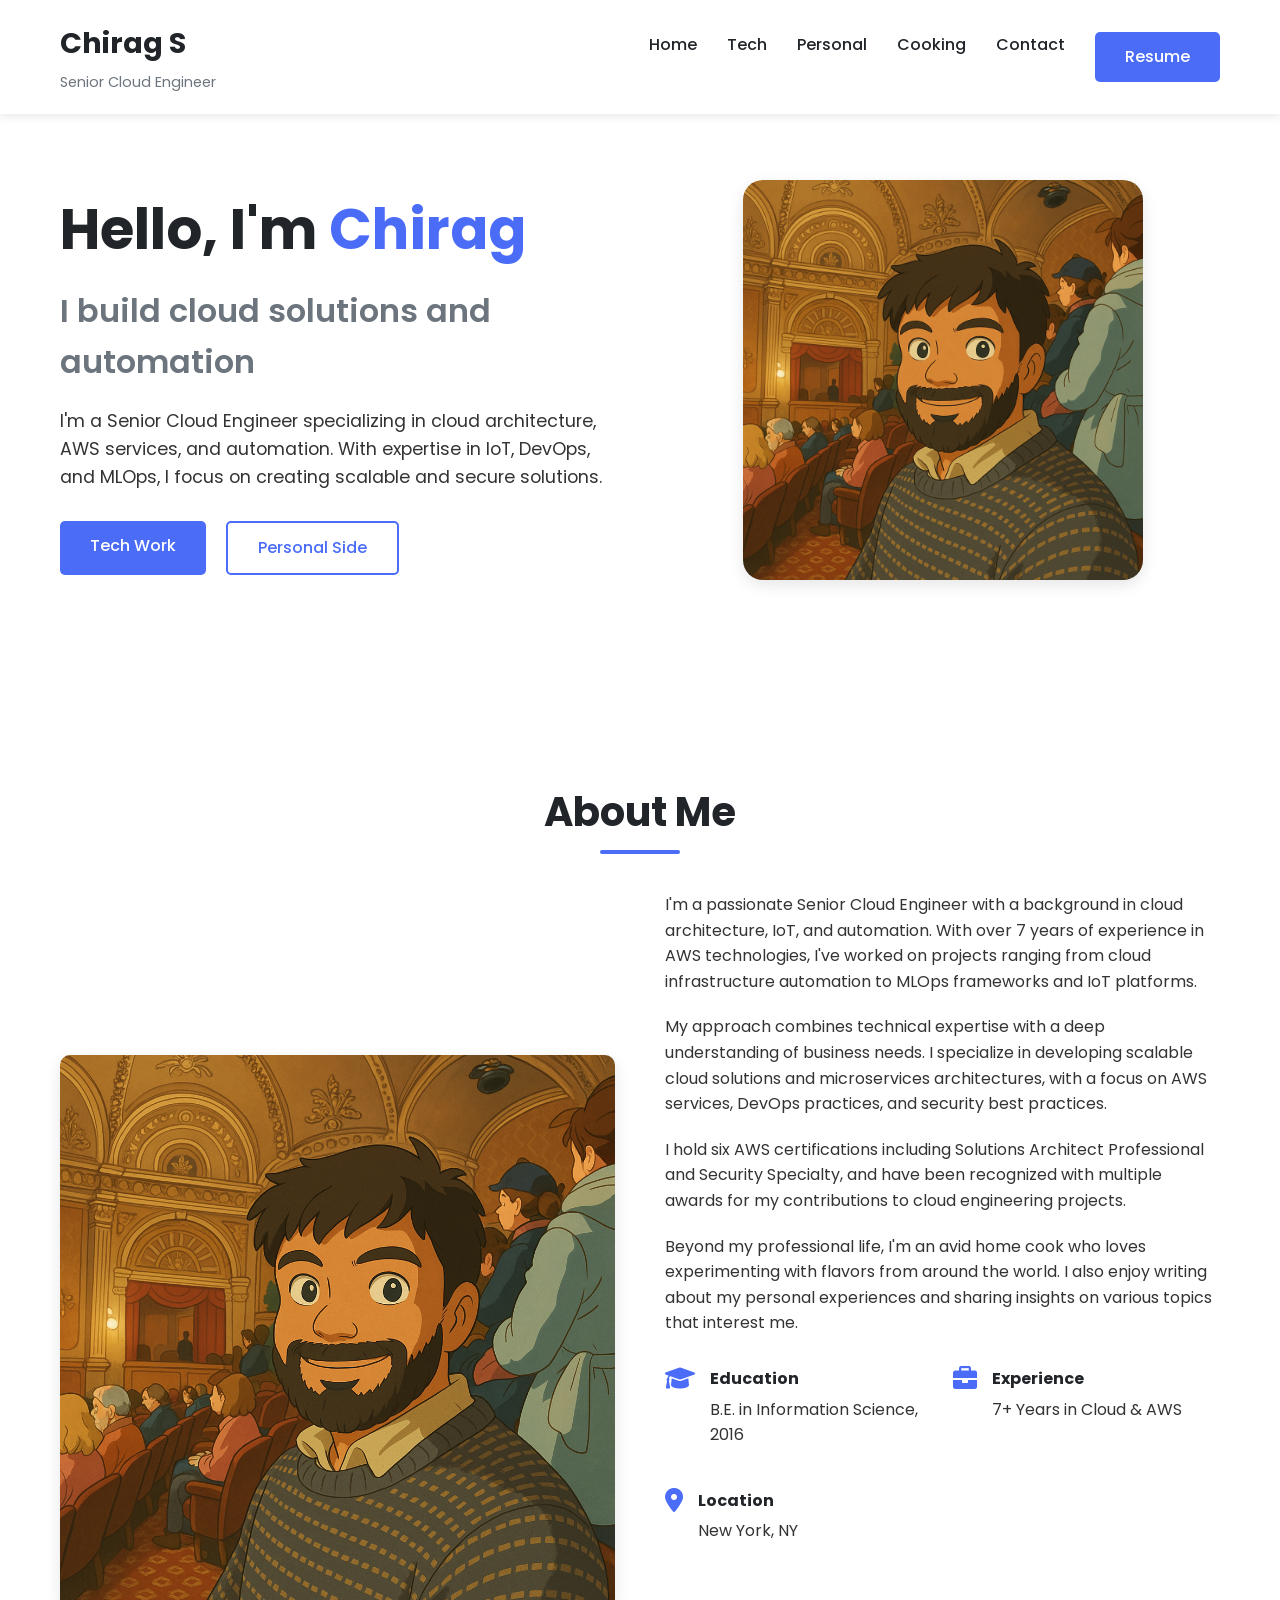
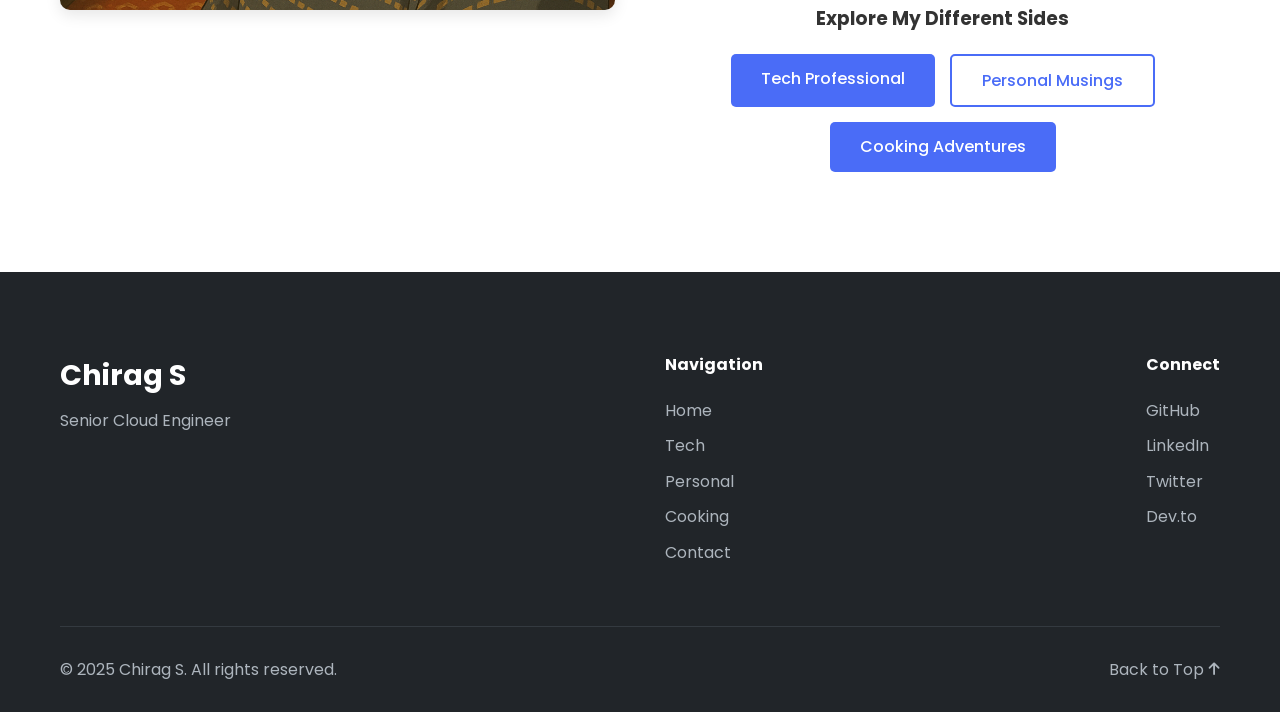
<file: index.html>
<!DOCTYPE html>
<html lang="en">
<head>
    <meta charset="UTF-8">
    <meta name="viewport" content="width=device-width, initial-scale=1.0">
    <title>Chirag S | Personal Website</title>
    <link rel="stylesheet" href="css/style.css">
    <link rel="stylesheet" href="https://cdnjs.cloudflare.com/ajax/libs/font-awesome/6.0.0/css/all.min.css">
    <link rel="preconnect" href="https://fonts.googleapis.com">
    <link rel="preconnect" href="https://fonts.gstatic.com" crossorigin>
    <link href="https://fonts.googleapis.com/css2?family=Poppins:wght@300;400;500;600;700&display=swap" rel="stylesheet">
</head>
<body>
    <!-- Header -->
    <header id="header">
        <div class="container">
            <div class="logo">
                <h1>Chirag S</h1>
                <p class="tagline">Senior Cloud Engineer</p>
            </div>
            <nav>
                <ul>
                    <li><a href="index.html">Home</a></li>
                    <li><a href="tech.html">Tech</a></li>
                    <li><a href="personal.html">Personal</a></li>
                    <li><a href="cooking.html">Cooking</a></li>
                    <li><a href="contact.html">Contact</a></li>
                    <li><a href="resume.pdf" class="btn" target="_blank">Resume</a></li>
                </ul>
                <div class="hamburger">
                    <span></span>
                    <span></span>
                    <span></span>
                </div>
            </nav>
        </div>
    </header>

    <!-- Hero Section -->
    <section id="hero">
        <div class="container">
            <div class="hero-content">
                <div class="hero-text">
                    <h1>Hello, I'm <span>Chirag</span></h1>
                    <h2>I build cloud solutions and automation</h2>
                    <p>I'm a Senior Cloud Engineer specializing in cloud architecture, AWS services, and automation. With expertise in IoT, DevOps, and MLOps, I focus on creating scalable and secure solutions.</p>
                    <div class="cta-buttons">
                        <a href="tech.html" class="btn primary">Tech Work</a>
                        <a href="personal.html" class="btn secondary">Personal Side</a>
                    </div>
                </div>
                <div class="hero-image">
                    <img src="images/randomCartoonThatisMe.png" alt="Chirag S">
                </div>
            </div>
        </div>
    </section>

    <!-- About Section -->
    <section id="about">
        <div class="container">
            <h2 class="section-title">About Me</h2>
            <div class="about-content">
                <div class="about-image">
                    <img src="images/randomCartoonThatisMe.png" alt="Chirag S working">
                </div>
                <div class="about-text">
                    <p>I'm a passionate Senior Cloud Engineer with a background in cloud architecture, IoT, and automation. With over 7 years of experience in AWS technologies, I've worked on projects ranging from cloud infrastructure automation to MLOps frameworks and IoT platforms.</p>
                    <p>My approach combines technical expertise with a deep understanding of business needs. I specialize in developing scalable cloud solutions and microservices architectures, with a focus on AWS services, DevOps practices, and security best practices.</p>
                    <p>I hold six AWS certifications including Solutions Architect Professional and Security Specialty, and have been recognized with multiple awards for my contributions to cloud engineering projects.</p>
                    <p>Beyond my professional life, I'm an avid home cook who loves experimenting with flavors from around the world. I also enjoy writing about my personal experiences and sharing insights on various topics that interest me.</p>
                    <div class="about-details">
                        <div class="detail">
                            <i class="fas fa-graduation-cap"></i>
                            <div>
                                <h4>Education</h4>
                                <p>B.E. in Information Science, 2016</p>
                            </div>
                        </div>
                        <div class="detail">
                            <i class="fas fa-briefcase"></i>
                            <div>
                                <h4>Experience</h4>
                                <p>7+ Years in Cloud & AWS</p>
                            </div>
                        </div>
                        <div class="detail">
                            <i class="fas fa-map-marker-alt"></i>
                            <div>
                                <h4>Location</h4>
                                <p>New York, NY</p>
                            </div>
                        </div>
                    </div>
                    <div class="persona-links">
                        <h3>Explore My Different Sides</h3>
                        <div class="persona-buttons">
                            <a href="tech.html" class="btn">Tech Professional</a>
                            <a href="personal.html" class="btn secondary">Personal Musings</a>
                            <a href="cooking.html" class="btn">Cooking Adventures</a>
                        </div>
                    </div>
                </div>
            </div>
        </div>
    </section>

    <!-- Footer -->
    <footer>
        <div class="container">
            <div class="footer-content">
                <div class="footer-logo">
                    <h3>Chirag S</h3>
                    <p>Senior Cloud Engineer</p>
                </div>
                
                <div class="footer-links">
                    <div class="footer-nav">
                        <h4>Navigation</h4>
                        <ul>
                            <li><a href="index.html">Home</a></li>
                            <li><a href="tech.html">Tech</a></li>
                            <li><a href="personal.html">Personal</a></li>
                            <li><a href="cooking.html">Cooking</a></li>
                            <li><a href="contact.html">Contact</a></li>
                        </ul>
                    </div>
                    
                    <div class="footer-social">
                        <h4>Connect</h4>
                        <ul>
                            <li><a href="#" target="_blank">GitHub</a></li>
                            <li><a href="#" target="_blank">LinkedIn</a></li>
                            <li><a href="#" target="_blank">Twitter</a></li>
                            <li><a href="#" target="_blank">Dev.to</a></li>
                        </ul>
                    </div>
                </div>
            </div>
            
            <div class="footer-bottom">
                <p>&copy; 2025 Chirag S. All rights reserved.</p>
                <a href="#header" class="back-to-top">Back to Top <i class="fas fa-arrow-up"></i></a>
            </div>
        </div>
    </footer>

    <script src="js/script.js"></script>
</body>
</html>
</file>
<file: css/style.css>
/* Base Styles */
:root {
    --primary-color: #4a6cf7;
    --secondary-color: #6c757d;
    --accent-color: #f72585;
    --tech-color: #4a6cf7;
    --personal-color: #f72585;
    --cooking-color: #38b000;
    --contact-color: #ff9e00;
    --light-color: #f8f9fa;
    --dark-color: #212529;
    --text-color: #333;
    --bg-color: #ffffff;
    --section-bg: #f9fafb;
    --border-color: #e9ecef;
    --shadow: 0 5px 15px rgba(0, 0, 0, 0.1);
    --transition: all 0.3s ease;
}

* {
    margin: 0;
    padding: 0;
    box-sizing: border-box;
}

html {
    scroll-behavior: smooth;
}

body {
    font-family: 'Poppins', sans-serif;
    line-height: 1.6;
    color: var(--text-color);
    background-color: var(--bg-color);
}

a {
    text-decoration: none;
    color: var(--primary-color);
    transition: var(--transition);
}

a:hover {
    color: var(--accent-color);
}

ul {
    list-style: none;
}

img {
    max-width: 100%;
    height: auto;
    display: block;
}

.container {
    width: 100%;
    max-width: 1200px;
    margin: 0 auto;
    padding: 0 20px;
}

.section-title {
    font-size: 2.5rem;
    margin-bottom: 3rem;
    text-align: center;
    position: relative;
    color: var(--dark-color);
}

.section-title::after {
    content: '';
    position: absolute;
    bottom: -10px;
    left: 50%;
    transform: translateX(-50%);
    width: 80px;
    height: 4px;
    background-color: var(--primary-color);
    border-radius: 2px;
}

section {
    padding: 100px 0;
}

section:nth-child(even) {
    background-color: var(--section-bg);
}

.btn {
    display: inline-block;
    padding: 12px 30px;
    background-color: var(--primary-color);
    color: white;
    border-radius: 5px;
    font-weight: 500;
    transition: var(--transition);
    border: none;
    cursor: pointer;
    text-align: center;
}

.btn:hover {
    background-color: #3a5bd9;
    color: white;
    transform: translateY(-3px);
    box-shadow: var(--shadow);
}

.btn.secondary {
    background-color: transparent;
    border: 2px solid var(--primary-color);
    color: var(--primary-color);
}

.btn.secondary:hover {
    background-color: var(--primary-color);
    color: white;
}

.btn.small {
    padding: 8px 20px;
    font-size: 0.9rem;
}

/* Header Styles */
header {
    position: fixed;
    top: 0;
    left: 0;
    width: 100%;
    background-color: rgba(255, 255, 255, 0.95);
    box-shadow: 0 2px 10px rgba(0, 0, 0, 0.1);
    z-index: 1000;
    transition: var(--transition);
}

header.scrolled {
    padding: 15px 0;
    background-color: rgba(255, 255, 255, 0.98);
}

header .container {
    display: flex;
    justify-content: space-between;
    align-items: center;
    padding: 20px;
}

.logo h1 {
    font-size: 1.8rem;
    font-weight: 700;
    color: var(--dark-color);
    margin: 0;
}

.tagline {
    font-size: 0.9rem;
    color: var(--secondary-color);
    margin-top: 5px;
}

nav ul {
    display: flex;
    gap: 30px;
}

nav ul li a {
    color: var(--dark-color);
    font-weight: 500;
    position: relative;
}

nav ul li a::after {
    content: '';
    position: absolute;
    bottom: -5px;
    left: 0;
    width: 0;
    height: 2px;
    background-color: var(--primary-color);
    transition: var(--transition);
}

nav ul li a:hover::after {
    width: 100%;
}

.hamburger {
    display: none;
    flex-direction: column;
    cursor: pointer;
}

.hamburger span {
    width: 30px;
    height: 3px;
    background-color: var(--dark-color);
    margin: 3px 0;
    transition: var(--transition);
}

/* Hero Section */
#hero {
    padding: 180px 0 100px;
    background-color: var(--bg-color);
    position: relative;
    overflow: hidden;
}

.hero-content {
    display: flex;
    align-items: center;
    gap: 50px;
}

.hero-text {
    flex: 1;
}

.hero-text h1 {
    font-size: 3.5rem;
    font-weight: 700;
    margin-bottom: 10px;
    color: var(--dark-color);
}

.hero-text h1 span {
    color: var(--primary-color);
}

.hero-text h2 {
    font-size: 2rem;
    font-weight: 600;
    margin-bottom: 20px;
    color: var(--secondary-color);
}

.hero-text p {
    font-size: 1.1rem;
    margin-bottom: 30px;
    color: var(--text-color);
    max-width: 600px;
}

.cta-buttons {
    display: flex;
    gap: 20px;
}

.hero-image {
    flex: 1;
    position: relative;
}

.hero-image img {
    width: 100%;
    max-width: 400px;
    border-radius: 20px;
    box-shadow: var(--shadow);
    margin: 0 auto;
}

/* About Section */
.about-content {
    display: flex;
    gap: 50px;
    align-items: center;
}

.about-image {
    flex: 1;
}

.about-image img {
    border-radius: 10px;
    box-shadow: var(--shadow);
}

.about-text {
    flex: 1;
}

.about-text p {
    margin-bottom: 20px;
}

.about-details {
    display: grid;
    grid-template-columns: repeat(auto-fit, minmax(200px, 1fr));
    gap: 20px;
    margin-top: 30px;
}

.detail {
    display: flex;
    align-items: flex-start;
    gap: 15px;
}

.detail i {
    font-size: 1.5rem;
    color: var(--primary-color);
}

.detail h4 {
    margin-bottom: 5px;
    color: var(--dark-color);
}

/* Projects Section */
.projects-grid {
    display: grid;
    grid-template-columns: repeat(auto-fit, minmax(350px, 1fr));
    gap: 30px;
    margin-bottom: 50px;
}

.project-card {
    background-color: white;
    border-radius: 10px;
    overflow: hidden;
    box-shadow: var(--shadow);
    transition: var(--transition);
}

.project-card:hover {
    transform: translateY(-10px);
    box-shadow: 0 15px 30px rgba(0, 0, 0, 0.15);
}

.project-image {
    height: 200px;
    overflow: hidden;
}

.project-image img {
    width: 100%;
    height: 100%;
    object-fit: cover;
    transition: var(--transition);
}

.project-card:hover .project-image img {
    transform: scale(1.05);
}

.project-content {
    padding: 20px;
}

.project-content h3 {
    margin-bottom: 10px;
    color: var(--dark-color);
}

.project-tech {
    display: flex;
    flex-wrap: wrap;
    gap: 10px;
    margin: 15px 0;
}

.project-tech span {
    background-color: #e9ecef;
    padding: 5px 10px;
    border-radius: 20px;
    font-size: 0.8rem;
    color: var(--secondary-color);
}

.project-links {
    display: flex;
    gap: 10px;
    margin-top: 20px;
}

/* Case Study */
.case-study {
    margin-top: 80px;
    background-color: white;
    border-radius: 10px;
    padding: 30px;
    box-shadow: var(--shadow);
}

.case-study h3 {
    margin-bottom: 30px;
    text-align: center;
    color: var(--dark-color);
}

.case-study-content {
    display: flex;
    gap: 30px;
    align-items: flex-start;
}

.case-study-image {
    flex: 1;
}

.case-study-image img {
    border-radius: 10px;
}

.case-study-text {
    flex: 1;
}

.case-study-text h4 {
    margin: 20px 0 10px;
    color: var(--primary-color);
}

.case-study-text h4:first-child {
    margin-top: 0;
}

.case-study-text .btn {
    margin-top: 20px;
}

/* Skills Section */
.skills-content {
    display: flex;
    flex-direction: column;
    gap: 50px;
}

.skills-categories {
    display: grid;
    grid-template-columns: repeat(auto-fit, minmax(250px, 1fr));
    gap: 30px;
}

.skill-category {
    background-color: white;
    padding: 30px;
    border-radius: 10px;
    box-shadow: var(--shadow);
    transition: var(--transition);
}

.skill-category:hover {
    transform: translateY(-5px);
    box-shadow: 0 10px 20px rgba(0, 0, 0, 0.1);
}

.category-icon {
    width: 60px;
    height: 60px;
    background-color: rgba(74, 108, 247, 0.1);
    border-radius: 50%;
    display: flex;
    align-items: center;
    justify-content: center;
    margin-bottom: 20px;
}

.category-icon i {
    font-size: 1.8rem;
    color: var(--primary-color);
}

.skill-category h3 {
    margin-bottom: 15px;
    color: var(--dark-color);
}

.skill-category ul li {
    margin-bottom: 8px;
    position: relative;
    padding-left: 20px;
}

.skill-category ul li::before {
    content: '•';
    position: absolute;
    left: 0;
    color: var(--primary-color);
}

.services h3 {
    text-align: center;
    margin-bottom: 30px;
    font-size: 1.8rem;
    color: var(--dark-color);
}

.services-grid {
    display: grid;
    grid-template-columns: repeat(auto-fit, minmax(300px, 1fr));
    gap: 30px;
}

.service {
    background-color: white;
    padding: 30px;
    border-radius: 10px;
    box-shadow: var(--shadow);
    text-align: center;
    transition: var(--transition);
}

.service:hover {
    transform: translateY(-5px);
    box-shadow: 0 10px 20px rgba(0, 0, 0, 0.1);
}

.service i {
    font-size: 2.5rem;
    color: var(--primary-color);
    margin-bottom: 20px;
}

.service h4 {
    margin-bottom: 15px;
    color: var(--dark-color);
}

/* Testimonials Section */
.testimonials-slider {
    position: relative;
    max-width: 800px;
    margin: 0 auto;
}

.testimonial {
    background-color: white;
    padding: 30px;
    border-radius: 10px;
    box-shadow: var(--shadow);
    margin-bottom: 30px;
}

.testimonial-content {
    margin-bottom: 20px;
}

.testimonial-content p {
    font-style: italic;
    position: relative;
    padding: 0 20px;
}

.testimonial-content p::before,
.testimonial-content p::after {
    content: '"';
    font-size: 2rem;
    color: var(--primary-color);
    opacity: 0.3;
    position: absolute;
}

.testimonial-content p::before {
    left: 0;
    top: -10px;
}

.testimonial-content p::after {
    right: 0;
    bottom: -10px;
}

.testimonial-author {
    display: flex;
    align-items: center;
    gap: 15px;
}

.testimonial-author img {
    width: 60px;
    height: 60px;
    border-radius: 50%;
    object-fit: cover;
}

.testimonial-author h4 {
    margin-bottom: 5px;
    color: var(--dark-color);
}

.testimonial-author p {
    font-size: 0.9rem;
    color: var(--secondary-color);
}

.testimonial-dots {
    display: flex;
    justify-content: center;
    gap: 10px;
}

.dot {
    width: 12px;
    height: 12px;
    background-color: #e9ecef;
    border-radius: 50%;
    cursor: pointer;
    transition: var(--transition);
}

.dot.active {
    background-color: var(--primary-color);
}

/* Blog Section */
.blog-grid {
    display: grid;
    grid-template-columns: repeat(auto-fit, minmax(300px, 1fr));
    gap: 30px;
    margin-bottom: 40px;
}

.blog-card {
    background-color: white;
    border-radius: 10px;
    overflow: hidden;
    box-shadow: var(--shadow);
    transition: var(--transition);
}

.blog-card:hover {
    transform: translateY(-10px);
    box-shadow: 0 15px 30px rgba(0, 0, 0, 0.15);
}

.blog-image {
    height: 200px;
    overflow: hidden;
}

.blog-image img {
    width: 100%;
    height: 100%;
    object-fit: cover;
    transition: var(--transition);
}

.blog-card:hover .blog-image img {
    transform: scale(1.05);
}

.blog-content {
    padding: 20px;
}

.blog-date {
    font-size: 0.9rem;
    color: var(--secondary-color);
    margin-bottom: 10px;
}

.blog-content h3 {
    margin-bottom: 10px;
    color: var(--dark-color);
    font-size: 1.3rem;
}

.blog-content p {
    margin-bottom: 15px;
}

.read-more {
    font-weight: 500;
    display: inline-block;
    position: relative;
}

.read-more::after {
    content: '→';
    margin-left: 5px;
    transition: var(--transition);
}

.read-more:hover::after {
    margin-left: 10px;
}

.blog-cta {
    text-align: center;
}

/* Contact Section */
.contact-content {
    display: grid;
    grid-template-columns: repeat(auto-fit, minmax(400px, 1fr));
    gap: 50px;
}

.contact-info p {
    margin-bottom: 30px;
}

.contact-methods {
    display: flex;
    flex-direction: column;
    gap: 20px;
    margin-bottom: 30px;
}

.contact-method {
    display: flex;
    align-items: flex-start;
    gap: 15px;
}

.contact-method i {
    font-size: 1.5rem;
    color: var(--primary-color);
}

.contact-method h4 {
    margin-bottom: 5px;
    color: var(--dark-color);
}

.social-links {
    display: flex;
    gap: 15px;
}

.social-links a {
    width: 40px;
    height: 40px;
    background-color: #f8f9fa;
    border-radius: 50%;
    display: flex;
    align-items: center;
    justify-content: center;
    transition: var(--transition);
}

.social-links a i {
    font-size: 1.2rem;
    color: var(--dark-color);
    transition: var(--transition);
}

.social-links a:hover {
    background-color: var(--primary-color);
}

.social-links a:hover i {
    color: white;
}

.form-group {
    margin-bottom: 20px;
}

.form-group label {
    display: block;
    margin-bottom: 8px;
    font-weight: 500;
}

.form-group input,
.form-group textarea {
    width: 100%;
    padding: 12px 15px;
    border: 1px solid var(--border-color);
    border-radius: 5px;
    font-family: inherit;
    font-size: 1rem;
    transition: var(--transition);
}

.form-group input:focus,
.form-group textarea:focus {
    outline: none;
    border-color: var(--primary-color);
    box-shadow: 0 0 0 3px rgba(74, 108, 247, 0.2);
}

/* Footer */
footer {
    background-color: #212529;
    color: white;
    padding: 80px 0 30px;
}

.footer-content {
    display: grid;
    grid-template-columns: 1fr 1fr;
    gap: 50px;
    margin-bottom: 50px;
}

.footer-logo h3 {
    font-size: 1.8rem;
    margin-bottom: 10px;
}

.footer-logo p {
    color: #adb5bd;
}

.footer-links {
    display: flex;
    justify-content: space-between;
}

.footer-nav h4,
.footer-social h4 {
    margin-bottom: 20px;
    color: white;
}

.footer-nav ul li,
.footer-social ul li {
    margin-bottom: 10px;
}

.footer-nav ul li a,
.footer-social ul li a {
    color: #adb5bd;
    transition: var(--transition);
}

.footer-nav ul li a:hover,
.footer-social ul li a:hover {
    color: white;
}

.footer-bottom {
    display: flex;
    justify-content: space-between;
    align-items: center;
    padding-top: 30px;
    border-top: 1px solid #343a40;
}

.footer-bottom p {
    color: #adb5bd;
}

.back-to-top {
    color: #adb5bd;
    display: flex;
    align-items: center;
    gap: 5px;
    transition: var(--transition);
}

.back-to-top:hover {
    color: white;
}

.back-to-top i {
    font-size: 0.9rem;
}

/* Responsive Styles */
@media (max-width: 992px) {
    .hero-content {
        flex-direction: column-reverse;
        text-align: center;
    }
    
    .hero-text h1 {
        font-size: 2.8rem;
    }
    
    .hero-text h2 {
        font-size: 1.6rem;
    }
    
    .hero-text p {
        margin: 0 auto 30px;
    }
    
    .cta-buttons {
        justify-content: center;
    }
    
    .about-content {
        flex-direction: column;
    }
    
    .case-study-content {
        flex-direction: column;
    }
    
    .contact-content {
        grid-template-columns: 1fr;
    }
}

@media (max-width: 768px) {
    nav ul {
        display: none;
    }
    
    .hamburger {
        display: flex;
    }
    
    .section-title {
        font-size: 2rem;
    }
    
    .footer-content {
        grid-template-columns: 1fr;
        gap: 30px;
    }
    
    .footer-bottom {
        flex-direction: column;
        gap: 20px;
        text-align: center;
    }
}

@media (max-width: 576px) {
    .hero-text h1 {
        font-size: 2.2rem;
    }
    
    .hero-text h2 {
        font-size: 1.4rem;
    }
    
    .cta-buttons {
        flex-direction: column;
        gap: 15px;
    }
    
    .about-details {
        grid-template-columns: 1fr;
    }
    
    .projects-grid,
    .blog-grid {
        grid-template-columns: 1fr;
    }
    
    .services-grid {
        grid-template-columns: 1fr;
    }
    
    .footer-links {
        flex-direction: column;
        gap: 30px;
    }
}
/* Additional Styles for Persona Pages */

/* Hero Section Variations */
.tech-hero {
    background-color: rgba(74, 108, 247, 0.1);
}

.personal-hero {
    background-color: rgba(247, 37, 133, 0.1);
}

.cooking-hero {
    background-color: rgba(56, 176, 0, 0.1);
}

.contact-hero {
    background-color: rgba(255, 158, 0, 0.1);
}

/* Persona-specific accent colors */
.tech-hero h1 span {
    color: var(--tech-color);
}

.personal-hero h1 span {
    color: var(--personal-color);
}

.cooking-hero h1 span {
    color: var(--cooking-color);
}

.contact-hero h1 span {
    color: var(--contact-color);
}

/* Persona Links on Home Page */
.persona-links {
    margin-top: 40px;
}

.persona-links h3 {
    margin-bottom: 20px;
    text-align: center;
}

.persona-buttons {
    display: flex;
    flex-wrap: wrap;
    gap: 15px;
    justify-content: center;
}

/* Coming Soon Page Styles */
.coming-soon-content {
    display: flex;
    gap: 50px;
    align-items: center;
    max-width: 900px;
    margin: 0 auto;
}

.coming-soon-image {
    flex: 1;
}

.coming-soon-image img {
    border-radius: 10px;
    box-shadow: var(--shadow);
}

.coming-soon-text {
    flex: 1;
}

.coming-soon-text p {
    margin-bottom: 20px;
}

.social-links-large {
    display: flex;
    flex-wrap: wrap;
    gap: 20px;
    margin: 30px 0;
}

.social-link {
    display: flex;
    align-items: center;
    gap: 10px;
    padding: 12px 20px;
    background-color: #f8f9fa;
    border-radius: 5px;
    transition: var(--transition);
}

.social-link:hover {
    background-color: var(--primary-color);
    color: white;
    transform: translateY(-3px);
}

.newsletter-signup {
    margin-top: 40px;
    padding: 25px;
    background-color: #f8f9fa;
    border-radius: 10px;
}

.newsletter-signup h3 {
    margin-bottom: 15px;
}

.newsletter-signup .form-group {
    display: flex;
    gap: 10px;
}

.newsletter-signup input {
    flex: 1;
}

/* Responsive adjustments for persona pages */
@media (max-width: 992px) {
    .coming-soon-content {
        flex-direction: column;
    }
}

@media (max-width: 768px) {
    .persona-buttons {
        flex-direction: column;
    }
    
    .social-links-large {
        flex-direction: column;
    }
    
    .newsletter-signup .form-group {
        flex-direction: column;
    }
}
</file>
